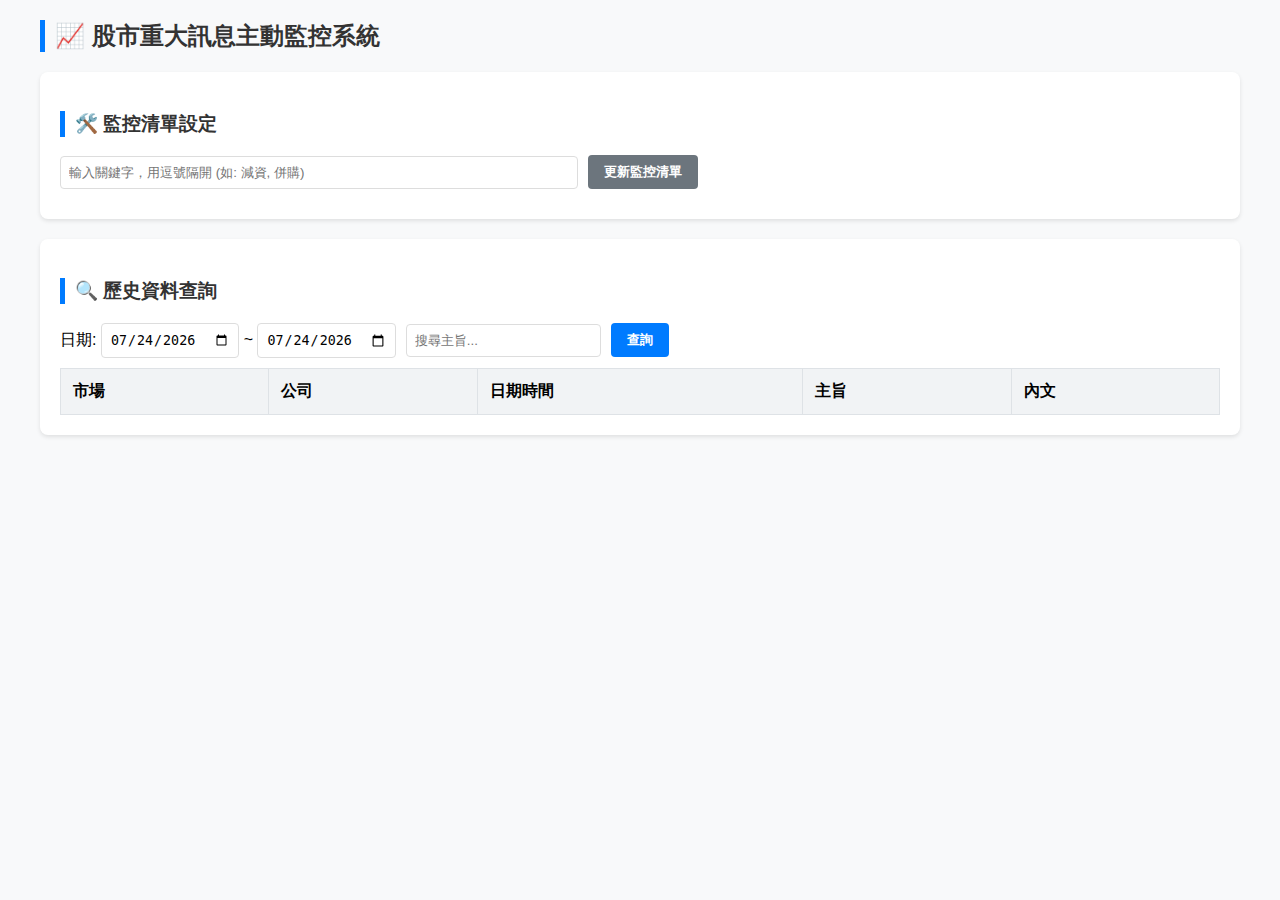
<file: frontend/index.html>
<!DOCTYPE html>
<html>
<head>
    <meta charset="utf-8">
    <title>重大訊息監控系統</title>
    <style>
        body { font-family: "Microsoft JhengHei", sans-serif; margin: 20px; background-color: #f8f9fa; }
        .container { max-width: 1200px; margin: auto; }
        .section { background: white; padding: 20px; border-radius: 8px; box-shadow: 0 2px 4px rgba(0,0,0,0.1); margin-bottom: 20px; }
        h2, h3 { color: #333; border-left: 5px solid #007bff; padding-left: 10px; }
        
        /* 通知列表樣式 */
        #notif-section { border: 2px solid #ff4d4d; background-color: #fff9f9; }
        #notification-list { list-style: none; padding: 0; max-height: 250px; overflow-y: auto; }
        .notification-item { 
            background: #fff; border-bottom: 1px solid #ffebeb; 
            padding: 10px; display: flex; justify-content: space-between; align-items: center;
        }
        .notif-tag { background: #ff4d4d; color: white; padding: 2px 8px; border-radius: 4px; font-size: 12px; margin-right: 10px; font-weight: bold; }

        /* 設定與查詢區 */
        .controls { display: flex; gap: 10px; align-items: center; flex-wrap: wrap; margin-bottom: 10px; }
        input[type="text"], input[type="date"] { padding: 8px; border: 1px solid #ddd; border-radius: 4px; }
        .btn { padding: 8px 16px; border: none; border-radius: 4px; cursor: pointer; color: white; font-weight: bold; }
        .btn-query { background-color: #007bff; }
        .btn-export { background-color: #28a745; }
        .btn-save { background-color: #6c757d; }

        /* 表格樣式 */
        table { width: 100%; border-collapse: collapse; margin-top: 10px; }
        th, td { border: 1px solid #dee2e6; padding: 12px; text-align: left; }
        th { background-color: #f1f3f5; }
        td.content-cell { cursor: pointer; color: #007bff; text-decoration: underline; max-width: 300px; overflow: hidden; text-overflow: ellipsis; white-space: nowrap; }
        td.content-cell.expanded { white-space: normal; color: black; text-decoration: none; }
    </style>
</head>
<body>

<div class="container">
    <h2>📈 股市重大訊息主動監控系統</h2>

    <div id="notif-section" class="section" style="display:none;">
        <h3>🔔 關鍵字命中通知 (最新 20 筆)</h3>
        <div id="notification-list">
            </div>
    </div>

    <div class="section">
        <h3>🛠️ 監控清單設定</h3>
        <div class="controls">
            <input type="text" id="server_keywords" placeholder="輸入關鍵字，用逗號隔開 (如: 減資, 併購)" style="width: 500px;">
            <button class="btn btn-save" onclick="saveServerKeywords()">更新監控清單</button>
            <span id="save-status"></span>
        </div>
    </div>

    <div class="section">
        <h3>🔍 歷史資料查詢</h3>
        <div class="controls">
            <label>日期: <input type="date" id="start_date"> ~ <input type="date" id="end_date"></label>
            <input type="text" id="keyword" placeholder="搜尋主旨...">
            <button class="btn btn-query" onclick="fetchData()">查詢</button>
            <button id="exportBtn" class="btn btn-export" style="display:none;" onclick="exportToCSV()">匯出 CSV</button>
        </div>

        <table id="results">
            <thead>
                <tr>
                    <th>市場</th>
                    <th>公司</th>
                    <th>日期時間</th>
                    <th>主旨</th>
                    <th>內文</th>
                </tr>
            </thead>
            <tbody></tbody>
        </table>
    </div>
</div>

<script>
    let currentData = [];

    window.onload = () => {
        // 設定預設日期
        const today = new Date().toISOString().split('T')[0];
        document.getElementById("start_date").value = today;
        document.getElementById("end_date").value = today;

        // 初始化：載入關鍵字與通知
        loadServerKeywords();
        loadNotifications();
    };

    // --- 關鍵字管理 ---
    async function loadServerKeywords() {
        try {
            const res = await fetch("http://localhost:8000/keywords");
            const data = await res.json();
            if (data.keywords) {
                document.getElementById("server_keywords").value = data.keywords.join(", ");
            }
        } catch (e) { console.error("無法載入關鍵字"); }
    }

    async function saveServerKeywords() {
        const kwInput = document.getElementById("server_keywords").value;
        const kwArray = kwInput.split(',').map(s => s.trim()).filter(s => s.length > 0);
        
        try {
            const res = await fetch("http://localhost:8000/keywords", {
                method: "POST",
                headers: { "Content-Type": "application/json" },
                body: JSON.stringify({ keywords: kwArray })
            });
            if (res.ok) {
                const status = document.getElementById("save-status");
                status.textContent = "✅ 更新成功";
                status.style.color = "green";
                setTimeout(() => status.textContent = "", 3000);
            }
        } catch (e) { alert("儲存失敗"); }
    }

    // --- 通知列表：向後端 API 請求命中紀錄 ---
    async function loadNotifications() {
        try {
            const res = await fetch("http://localhost:8000/notifications");
            const alerts = await res.json();
            const notifDiv = document.getElementById("notification-list");
            const notifSection = document.getElementById("notif-section");

            if (alerts && alerts.length > 0) {
                notifSection.style.display = "block"; // 有資料才顯示紅框區塊
                notifDiv.innerHTML = alerts.map(a => `
                    <div class="notification-item">
                        <div>
                            <span class="notif-tag">${a.matched_keyword}</span>
                            <strong>${a.company_name}</strong>: ${a.subject}
                        </div>
                        <small>${a.publish_date} ${a.publish_time}</small>
                    </div>
                `).join('');
            } else {
                notifSection.style.display = "none";
            }
        } catch (e) { 
            console.error("無法載入通知列表", e); 
        }
    }

    // --- 查詢功能 ---
    async function fetchData() {
        const start = document.getElementById("start_date").value;
        const end = document.getElementById("end_date").value;
        const keyword = document.getElementById("keyword").value;

        let url = `http://localhost:8000/filter?start_date=${start}&end_date=${end}&keyword=${encodeURIComponent(keyword)}`;
        
        const res = await fetch(url);
        currentData = await res.json();
        const tbody = document.querySelector("#results tbody");
        tbody.innerHTML = "";

        currentData.forEach(r => {
            const tr = document.createElement("tr");
            const contentCell = document.createElement("td");
            contentCell.className = "content-cell";
            contentCell.textContent = "展開內文";
            contentCell.onclick = () => {
                if (contentCell.classList.contains("expanded")) {
                    contentCell.classList.remove("expanded");
                    contentCell.textContent = "展開內文";
                } else {
                    contentCell.classList.add("expanded");
                    contentCell.textContent = r.content || "無內容";
                }
            };

            tr.innerHTML = `
                <td>${r.market}</td>
                <td>${r.company_code}<br>${r.company_name}</td>
                <td>${r.publish_date}<br>${r.publish_time}</td>
                <td>${r.subject}</td>
            `;
            tr.appendChild(contentCell);
            tbody.appendChild(tr);
        });
        document.getElementById("exportBtn").style.display = currentData.length > 0 ? "inline-block" : "none";
    }

    function exportToCSV() {
        const headers = ["市場", "公司代號", "公司名稱", "發言日期", "發言時間", "主旨", "內文"];
        const rows = currentData.map(r => [
            r.market, r.company_code, r.company_name, r.publish_date, r.publish_time,
            `"${(r.subject || "").replace(/"/g, '""')}"`,
            `"${(r.content || "").replace(/"/g, '""')}"`
        ].join(","));
        const csvContent = "\uFEFF" + [headers.join(","), ...rows].join("\n");
        const blob = new Blob([csvContent], { type: 'text/csv;charset=utf-8;' });
        const url = URL.createObjectURL(blob);
        const link = document.createElement("a");
        link.href = url;
        link.download = `mops_export.csv`;
        link.click();
    }
</script>
</body>
</html>
</file>
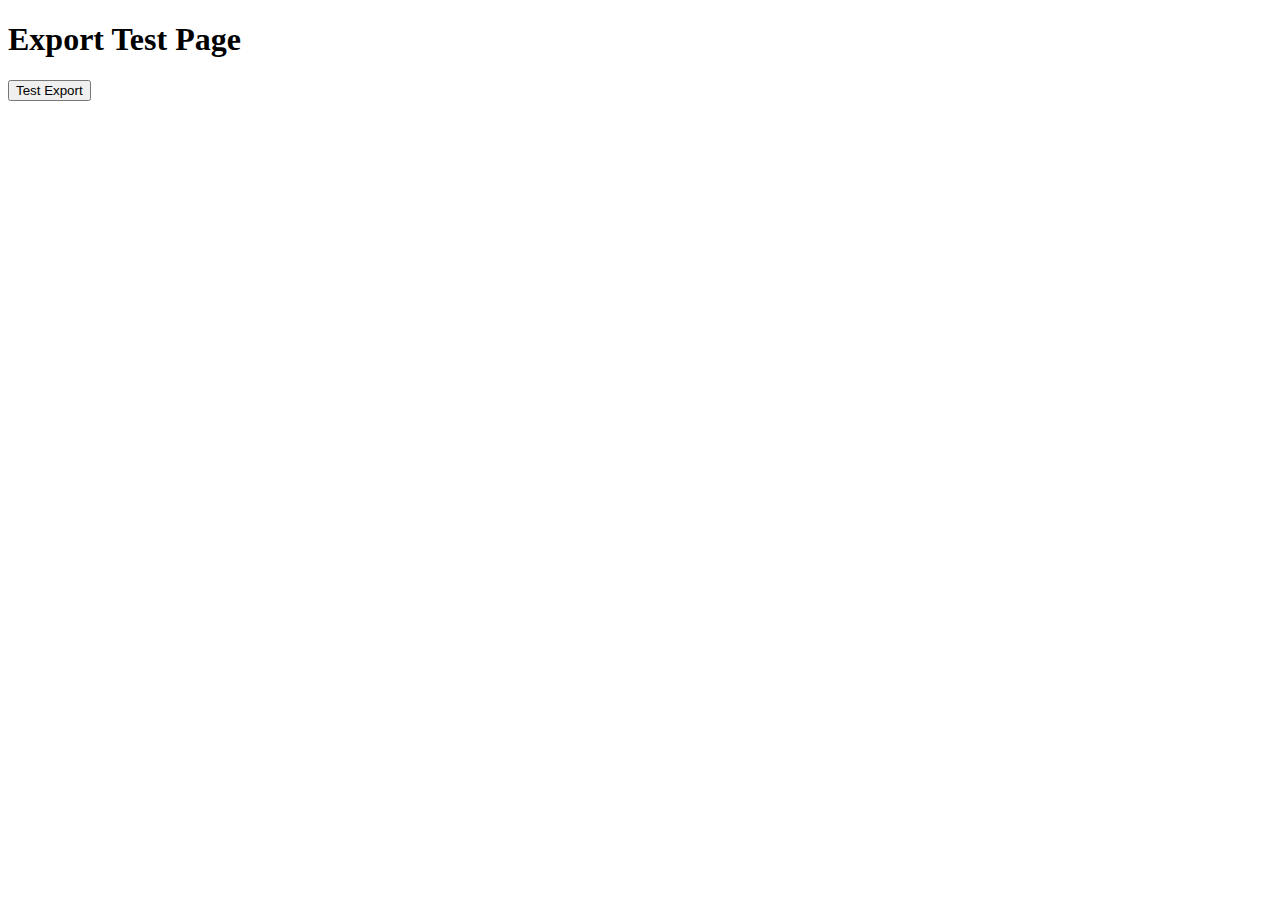
<file: test_export.html>
<!DOCTYPE html>
<html>

<head>
    <meta charset="UTF-8">
    <title>Export Test Page</title>
</head>

<body>
    <h1>Export Test Page</h1>
    <button onclick="testExport()">Test Export</button>
    <div id="status"></div>

    <script>
        async function testExport() {
            const status = document.getElementById('status');
            status.innerHTML = 'Testing export...<br>';

            // Get token
            const loginRes = await fetch('http://localhost:8080/api/token', {
                method: 'POST',
                headers: { 'Content-Type': 'application/x-www-form-urlencoded' },
                body: 'username=Admin&password=password'
            });

            const tokenData = await loginRes.json();
            const token = tokenData.access_token;
            status.innerHTML += `Token: ${token.substring(0, 20)}...<br>`;

            // Test export
            status.innerHTML += 'Calling export API...<br>';
            const res = await fetch('http://localhost:8080/api/export', {
                method: 'GET',
                headers: { 'Authorization': `Bearer ${token}` }
            });

            status.innerHTML += `Response status: ${res.status}<br>`;
            status.innerHTML += `Response headers:<br>`;
            for (let [key, value] of res.headers.entries()) {
                status.innerHTML += `  ${key}: ${value}<br>`;
            }

            if (!res.ok) {
                const errorText = await res.text();
                status.innerHTML += `<span style="color: red">Error: ${errorText}</span><br>`;
                return;
            }

            const blob = await res.blob();
            status.innerHTML += `Blob size: ${blob.size} bytes<br>`;
            status.innerHTML += `Blob type: ${blob.type}<br>`;

            if (blob.size === 0) {
                status.innerHTML += `<span style="color: red">Error: Blob is empty!</span><br>`;
                return;
            }

            // Try to download
            const contentDisposition = res.headers.get('Content-Disposition');
            let filename = `test_${new Date().getTime()}.dtt`;
            if (contentDisposition) {
                const match = contentDisposition.match(/filename=(.+)/);
                if (match) filename = match[1];
            }

            const link = document.createElement('a');
            link.href = URL.createObjectURL(blob);
            link.download = filename;
            document.body.appendChild(link);
            link.click();
            document.body.removeChild(link);

            status.innerHTML += `<span style="color: green">✅ Export successful! File: ${filename}</span><br>`;
        }
    </script>
</body>

</html>
</file>
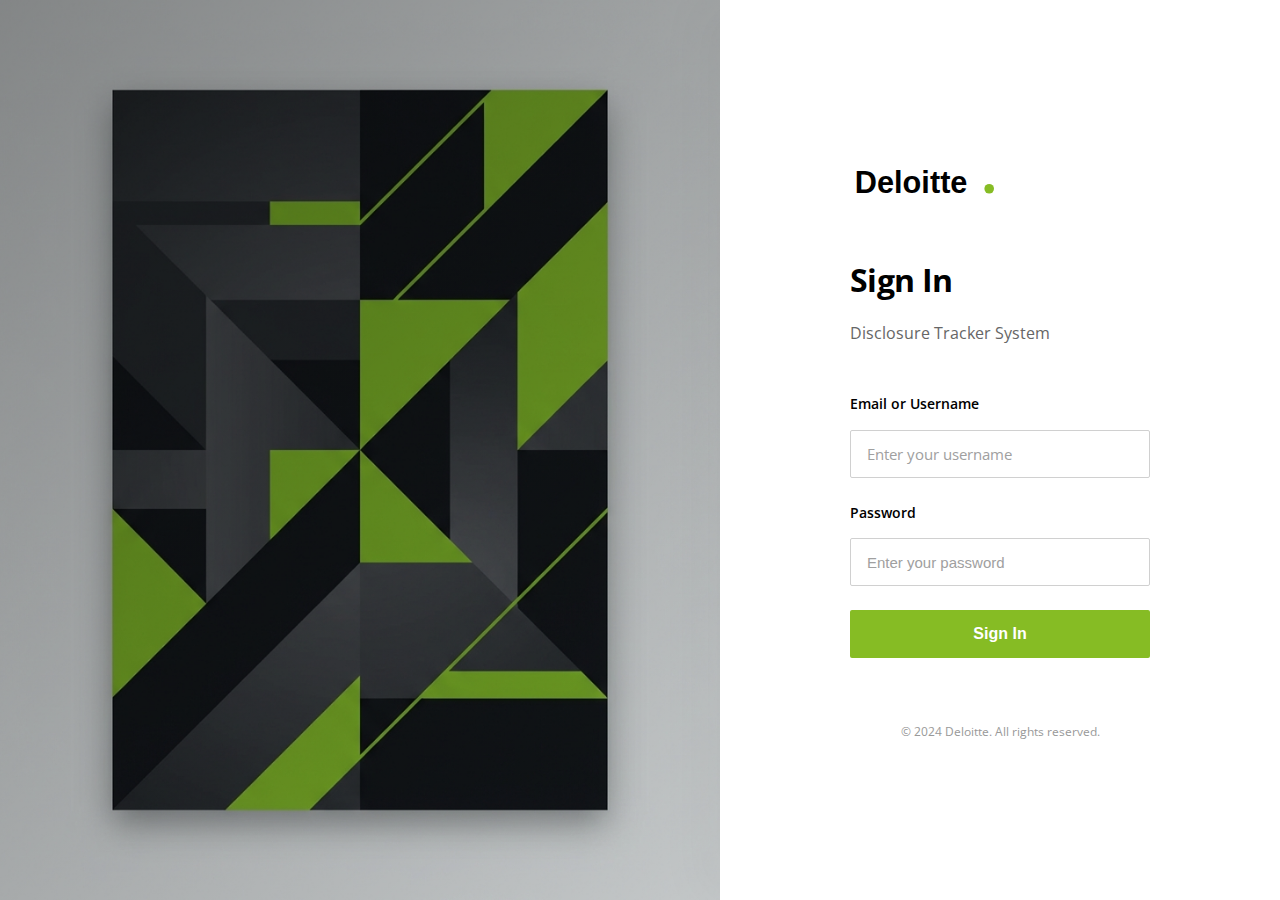
<file: frontend/login.html>
<!DOCTYPE html>
<html lang="zh-TW">

<head>
    <meta charset="utf-8">
    <meta name="viewport" content="width=device-width, initial-scale=1.0">
    <title>Disclosure-Tracker | Login</title>
    <link rel="stylesheet" href="style.css">
    <link rel="stylesheet" href="https://cdnjs.cloudflare.com/ajax/libs/font-awesome/6.4.0/css/all.min.css">
    <style>
        :root {
            /* Inherit from style.css but define local overrides if needed */
            --login-bg: #ffffff;
            --login-input-bg: #f7f7f7;
        }

        body {
            margin: 0;
            padding: 0;
            font-family: 'Open Sans', 'Helvetica Neue', Arial, sans-serif;
            height: 100vh;
            width: 100vw;
            overflow: hidden;
            display: flex;
            background-color: var(--login-bg);
        }

        /* Split Screen Layout */
        .split-container {
            display: flex;
            width: 100%;
            height: 100%;
        }

        /* Left Panel - Hero Image */
        .left-panel {
            flex: 1;
            background-image: url('assets/login-hero.png');
            background-size: cover;
            background-position: center;
            position: relative;
            display: none;
            /* Hidden on mobile by default */
        }

        .left-panel::after {
            content: '';
            position: absolute;
            top: 0;
            left: 0;
            right: 0;
            bottom: 0;
            background: linear-gradient(135deg, rgba(0, 0, 0, 0.4) 0%, rgba(0, 0, 0, 0.1) 100%);
            /* Professional gradient overlay */
        }

        /* Right Panel - Login Form */
        .right-panel {
            flex: 1;
            display: flex;
            align-items: center;
            justify-content: center;
            background: var(--login-bg);
            padding: 40px;
            position: relative;
        }

        .login-wrapper {
            width: 100%;
            max-width: 380px;
            /* Slightly narrower for modern look */
        }

        .login-logo {
            margin-bottom: 40px;
        }

        /* Logo sizing */
        .login-logo img {
            height: 36px;
            /* Standard header height usually */
            width: auto;
        }

        .login-title {
            color: var(--primary);
            margin-bottom: 12px;
            font-weight: 700;
            font-size: 32px;
            /* Larger, bolder */
            font-family: 'Open Sans', sans-serif;
            letter-spacing: -0.02em;
        }

        .login-subtitle {
            color: var(--text-muted);
            margin-bottom: 48px;
            font-size: 16px;
            line-height: 1.5;
        }

        .form-group {
            margin-bottom: 24px;
            text-align: left;
        }

        .form-group label {
            display: block;
            color: var(--primary);
            /* Darker labels */
            margin-bottom: 8px;
            font-size: 14px;
            font-weight: 600;
        }

        .form-group input {
            width: 100%;
            padding: 12px 16px;
            background: var(--bg-body);
            /* From style.css or fallback */
            border: 1px solid #d0d0d0;
            /* Subtle border */
            border-radius: 2px;
            /* Sharp corners per brand */
            color: var(--primary);
            outline: none;
            transition: all 0.2s ease;
            font-size: 15px;
            box-sizing: border-box;
            height: 48px;
            /* Taller touch targets */
        }

        .form-group input:focus {
            border-color: var(--accent);
            background: #fff;
            box-shadow: 0 0 0 1px var(--accent);
        }

        .form-group input::placeholder {
            color: #a0a0a0;
        }

        .btn-login {
            width: 100%;
            height: 48px;
            padding: 0 24px;
            background: var(--accent);
            color: white;
            border: none;
            border-radius: 2px;
            /* Sharp corners */
            font-weight: 600;
            font-size: 16px;
            cursor: pointer;
            transition: background-color 0.2s;
            margin-top: 16px;
            display: flex;
            align-items: center;
            justify-content: center;
            gap: 8px;
        }

        .btn-login:hover {
            background-color: var(--accent-hover);
        }

        .btn-login:disabled {
            background-color: #e0e0e0;
            color: #999;
            cursor: not-allowed;
        }

        .error-msg {
            color: var(--danger);
            font-size: 14px;
            margin-top: 24px;
            display: none;
            background: #fff1f0;
            padding: 12px;
            border-radius: 2px;
            text-align: center;
            border: 1px solid #ffccc7;
        }

        .login-footer {
            margin-top: 64px;
            font-size: 12px;
            color: #999;
            text-align: center;
        }

        /* Desktop Styles */
        @media (min-width: 1024px) {
            .left-panel {
                display: block;
                flex: 1.5;
                /* More image focus */
            }

            .right-panel {
                flex: 1;
                max-width: 600px;
                /* Cap width on ultra-wide */
                box-shadow: -20px 0 50px rgba(0, 0, 0, 0.03);
                /* softer shadow */
            }

            .login-wrapper {
                padding: 0 40px;
            }
        }
    </style>
</head>

<body>

    <div class="split-container">
        <!-- Left Side: Hero Image -->
        <div class="left-panel"></div>

        <!-- Right Side: Login Form -->
        <div class="right-panel">
            <div class="login-wrapper">
                <div class="login-logo">
                    <img src="assets/logo.svg" alt="Deloitte" style="height: 48px;">
                </div>
                <h2 class="login-title">Sign In</h2>
                <p class="login-subtitle">Disclosure Tracker System</p>

                <form id="loginForm" onsubmit="handleLogin(event)">
                    <div class="form-group">
                        <label for="username">Email or Username</label>
                        <input type="text" id="username" required placeholder="Enter your username">
                    </div>
                    <div class="form-group">
                        <label for="password">Password</label>
                        <input type="password" id="password" required placeholder="Enter your password">
                    </div>
                    <button type="submit" class="btn-login">Sign In</button>
                    <div id="error-msg" class="error-msg"><i class="fa-solid fa-circle-exclamation"></i> Invalid
                        credentials. Please try again.</div>
                </form>

                <div class="login-footer">
                    &copy; 2024 Deloitte. All rights reserved.
                </div>
            </div>
        </div>
    </div>

    <script>
        const API_BASE = '/api';

        async function handleLogin(e) {
            e.preventDefault();
            const btn = document.querySelector('.btn-login');
            const errorMsg = document.getElementById('error-msg');
            const userIn = document.getElementById('username').value;
            const passIn = document.getElementById('password').value;

            btn.disabled = true;
            btn.innerHTML = '<i class="fa-solid fa-spinner fa-spin"></i> 登入中...';
            errorMsg.style.display = 'none';

            const formData = new FormData();
            formData.append('username', userIn);
            formData.append('password', passIn);

            try {
                const res = await fetch(`${API_BASE}/token`, {
                    method: 'POST',
                    body: formData
                });

                if (!res.ok) throw new Error('Auth failed');

                const data = await res.json();
                localStorage.setItem('access_token', data.access_token);
                // Decode token to get role
                const payload = JSON.parse(atob(data.access_token.split('.')[1]));
                localStorage.setItem('user_role', payload.role);
                localStorage.setItem('username', payload.sub);

                window.location.href = 'index.html';

            } catch (err) {
                console.error(err);
                errorMsg.style.display = 'block';
                btn.disabled = false;
                btn.innerText = '登入';
            }
        }
    </script>
</body>

</html>
</file>
<file: frontend/style.css>
@import url('https://fonts.googleapis.com/css2?family=Open+Sans:wght@300;400;600;700&family=JetBrains+Mono:wght@400;500&display=swap');

:root {
    /* Brand Colors - Deloitte Theme */
    --primary: #000000;
    /* Black */
    --primary-light: #444444;
    /* Dark Gray */
    --accent: #86BC24;
    /* Deloitte Green */
    --accent-hover: #6e9a1e;
    /* Darker Green */

    /* Functional Colors */
    --success: #86BC24;
    /* Green */
    --warning: #faad14;
    --danger: #cc0000;
    /* Strong Red */
    --info: #0076a8;
    /* Professional Blue */

    /* Backgrounds */
    --bg-body: #ffffff;
    /* Clean White Background usually preferred, or very light gray */
    --bg-card: #ffffff;
    --bg-header: #ffffff;

    /* Text */
    --text-main: #000000;
    --text-muted: #666666;
    --text-inverted: #ffffff;

    /* Borders & Shadows */
    --border: #dddddd;
    --radius-sm: 2px;
    /* Sharper corners for professional look */
    --radius-md: 4px;
    --radius-lg: 8px;
    --shadow-sm: 0 1px 3px rgba(0, 0, 0, 0.1);
    --shadow-md: 0 4px 6px -1px rgba(0, 0, 0, 0.1);
    --shadow-lg: 0 10px 15px -3px rgba(0, 0, 0, 0.1);

    /* Spacing */
    --space-xs: 4px;
    --space-sm: 8px;
    --space-md: 16px;
    --space-lg: 30px;
    /* More whitespace */
    --space-xl: 48px;
}

/* Reset & Base */
* {
    box-sizing: border-box;
}

body {
    font-family: 'Open Sans', Helvetica, Arial, sans-serif;
    background-color: #f7f7f7;
    /* Very light gray for contrast with white cards */
    color: var(--text-main);
    margin: 0;
    padding: 0;
    line-height: 1.6;
    -webkit-font-smoothing: antialiased;
    font-weight: 400;
    /* Ensure base weight is readable */
}

/* Typography */
h1,
h2,
h3,
h4,
h5,
h6 {
    margin: 0;
    font-weight: 700;
    /* Bolder headers */
    color: var(--primary);
}

.font-mono {
    font-family: 'JetBrains Mono', monospace;
}

.highlight {
    background: #fef08a;
    color: #111111;
    padding: 0 2px;
    border-radius: 2px;
}

/* Layout Structure */
.dashboard-container {
    max-width: 1400px;
    margin: 0 auto;
    padding: var(--space-lg);
    display: grid;
    grid-template-columns: 1fr;
    gap: var(--space-lg);
}

/* Header */
.app-header {
    display: flex;
    justify-content: space-between;
    align-items: center;
    margin-bottom: var(--space-md);
    padding-bottom: var(--space-md);
    border-bottom: 1px solid var(--border);
}

.brand {
    display: flex;
    align-items: center;
    gap: var(--space-sm);
}

.brand-icon {
    font-size: 1.5rem;
}

.brand-title {
    font-size: 1.5rem;
    letter-spacing: -0.025em;
}

.header-meta {
    font-size: 0.875rem;
    color: var(--text-muted);
}

/* Cards */
.card {
    background: var(--bg-card);
    border-radius: var(--radius-md);
    box-shadow: var(--shadow-sm);
    border: 1px solid var(--border);
    overflow: hidden;
    transition: box-shadow 0.2s, transform 0.2s;
    height: 100%;
}

.card:hover {
    box-shadow: var(--shadow-md);
}

.card-header {
    padding: var(--space-md) var(--space-lg);
    border-bottom: 1px solid var(--border);
    background: #f8fafc;
    display: flex;
    justify-content: space-between;
    align-items: center;
    font-size: 0.95rem;
    font-weight: 600;
    color: var(--primary-light);
}

.card-body {
    padding: var(--space-lg);
}

/* Collapsible functionality */
.collapsible-header {
    cursor: pointer;
    user-select: none;
}

.collapsible-header:hover {
    background-color: #f1f5f9;
}

.collapsible-icon {
    transition: transform 0.3s ease;
}

.collapsed .collapsible-icon {
    transform: rotate(-90deg);
}

.collapsible-content {
    max-height: 1000px;
    opacity: 1;
    transition: max-height 0.3s ease, opacity 0.3s ease;
    overflow: hidden;
}

.collapsed+.collapsible-content {
    max-height: 0;
    opacity: 0;
    padding-top: 0;
    padding-bottom: 0;
    border-top: none;
}

/* Notifications Panel */
.notification-list {
    list-style: none;
    padding: 0;
    margin: 0;
    max-height: 400px;
    overflow-y: auto;
}

.notification-item {
    padding: var(--space-md);
    border-bottom: 1px solid var(--border);
    display: flex;
    justify-content: space-between;
    align-items: flex-start;
    gap: var(--space-md);
    cursor: pointer;
    transition: background-color 0.2s;
}

.notification-item:last-child {
    border-bottom: none;
}

.notification-item:hover {
    background-color: #f8fafc;
}

.notif-badge {
    display: inline-block;
    padding: 2px 8px;
    border-radius: 9999px;
    font-size: 0.75rem;
    font-weight: 600;
    background: var(--danger);
    color: white;
    margin-bottom: 4px;
}

.notif-content-preview {
    font-size: 0.875rem;
    color: var(--text-muted);
    margin-top: 4px;
}

.notif-detail-panel {
    background: #f8fafc;
    padding: var(--space-md);
    font-size: 0.875rem;
    color: var(--text-main);
    border-top: 1px dashed var(--border);
    display: none;
    line-height: 1.6;
}

/* Keyword Tags */
.kw-wrapper {
    display: flex;
    flex-wrap: wrap;
    gap: var(--space-sm);
    margin-top: var(--space-md);
}

.kw-tag {
    background: #e0f2fe;
    color: #0369a1;
    padding: 4px 12px;
    border-radius: 9999px;
    font-size: 0.875rem;
    font-weight: 500;
    display: flex;
    align-items: center;
    gap: 6px;
    border: 1px solid #bae6fd;
}

.kw-remove {
    cursor: pointer;
    opacity: 0.6;
    font-weight: bold;
}

.kw-remove:hover {
    opacity: 1;
}

/* Forms & Inputs */
.form-grid {
    display: grid;
    grid-template-columns: repeat(auto-fit, minmax(280px, 1fr));
    gap: var(--space-md);
    align-items: end;
}

.form-group {
    display: flex;
    flex-direction: column;
    gap: 6px;
}

label {
    font-size: 0.875rem;
    font-weight: 500;
    color: var(--text-muted);
}

input[type="text"],
input[type="date"] {
    padding: 10px var(--space-md);
    border: 1px solid var(--border);
    border-radius: var(--radius-sm);
    font-size: 0.95rem;
    font-family: inherit;
    width: 100%;
    transition: border-color 0.2s, box-shadow 0.2s;
}

input[type="text"]:focus,
input[type="date"]:focus {
    outline: none;
    border-color: var(--accent);
    box-shadow: 0 0 0 3px rgba(37, 99, 235, 0.1);
}

.date-range-inputs input[type="date"] {
    width: 0;
    /* Let flex handle width */
    flex: 1;
    min-width: 0;
    /* Allow shrinking if needed, though usually we want min-width */
}

/* Buttons */
.btn {
    display: inline-flex;
    align-items: center;
    justify-content: center;
    padding: 10px 20px;
    font-size: 0.9rem;
    font-weight: 600;
    border-radius: var(--radius-sm);
    border: none;
    cursor: pointer;
    transition: all 0.2s;
    gap: 8px;
}

.btn-primary {
    background-color: var(--primary);
    color: white;
}

.btn-primary:hover {
    background-color: var(--primary-light);
}

.btn-accent {
    background-color: var(--accent);
    color: white;
}

.btn-accent:hover {
    background-color: var(--accent-hover);
}

.btn-outline {
    background: transparent;
    border: 1px solid var(--border);
    color: var(--text-muted);
}

.btn-outline:hover {
    border-color: var(--text-muted);
    color: var(--text-main);
    background: #f8fafc;
}

.btn-danger {
    background: transparent;
    border: 1px solid #fee2e2;
    color: var(--danger);
}

.btn-danger:hover {
    background: #fef2f2;
    border-color: var(--danger);
}

.btn-sm {
    padding: 6px 12px;
    font-size: 0.8rem;
}

/* Data Table */
.table-container {
    overflow-x: auto;
    border-radius: var(--radius-md) var(--radius-md) 0 0;
}

table {
    width: 100%;
    border-collapse: separate;
    border-spacing: 0;
    font-size: 0.9rem;
}

thead th {
    background: #f8fafc;
    color: var(--text-muted);
    font-weight: 600;
    text-transform: uppercase;
    letter-spacing: 0.05em;
    font-size: 0.75rem;
    padding: var(--space-md);
    border-bottom: 1px solid var(--border);
    text-align: left;
    white-space: nowrap;
}

tbody td {
    padding: var(--space-md);
    border-bottom: 1px solid var(--border);
    color: var(--text-main);
    vertical-align: top;
}

tr:last-child td {
    border-bottom: none;
}

tr:hover td {
    background-color: #f8fafc;
}

.cell-market {
    font-weight: 600;
    color: var(--text-muted);
    font-size: 0.8rem;
}

.cell-company {
    display: flex;
    flex-direction: column;
}

.code {
    font-size: 0.8rem;
    color: var(--text-muted);
    font-family: 'JetBrains Mono', monospace;
}

.name {
    font-weight: 600;
    color: var(--primary);
}

.cell-date {
    color: var(--text-muted);
    font-size: 0.85rem;
}

.cell-subject {
    font-weight: 500;
}

.cell-action {
    color: var(--accent);
    cursor: pointer;
    font-weight: 500;
    white-space: nowrap;
}

.cell-action:hover {
    text-decoration: underline;
}

/* Utilities */
.hidden {
    display: none !important;
}

.flex-between {
    display: flex;
    justify-content: space-between;
    align-items: center;
}

.text-sm {
    font-size: 0.875rem;
}

.text-muted {
    color: var(--text-muted);
}

.mt-4 {
    margin-top: var(--space-md);
}

.mb-4 {
    margin-bottom: var(--space-md);
}

/* Scrollbar */
::-webkit-scrollbar {
    width: 6px;
    height: 6px;
}

::-webkit-scrollbar-track {
    background: transparent;
}

::-webkit-scrollbar-thumb {
    background: #cbd5e1;
    border-radius: 3px;
}

::-webkit-scrollbar-thumb:hover {
    background: #94a3b8;
}

/* =========================================

.dashboard-grid {
    display: grid;
    grid-template-columns: 300px 1fr;
    gap: var(--space-lg);
    align-items: start;
}

.dashboard-sidebar {
    display: flex;
    flex-direction: column;
    gap: var(--space-lg);
}

.dashboard-main {
    display: flex;
    flex-direction: column;
    gap: var(--space-lg);
}

/* 
   Media Query: Mobile Devices (<= 768px)
*/
@media (max-width: 768px) {

    /* Dashboard Mobile Adjustments */
    .dashboard-container {
        padding: var(--space-md);
    }

    .dashboard-grid {
        grid-template-columns: 1fr;
        /* Stack columns on mobile */
        gap: var(--space-md);
    }

    .app-header {
        flex-direction: column;
        align-items: flex-start;
        gap: var(--space-sm);
    }

    .header-meta {
        width: 100%;
        display: flex;
        justify-content: space-between;
        font-size: 0.8rem;
    }

    .card-header {
        padding: var(--space-md);
    }

    .form-grid {
        grid-template-columns: 1fr;
    }

    /* Table Responsive Scroll */
    .table-container {
        overflow-x: scroll;
    }
}

/* Admin Section Improvements */
.admin-controls {
    background-color: #f8fafc;
    padding: var(--space-md);
    border: 1px solid var(--border);
    border-radius: var(--radius-md);
    display: grid;
    grid-template-columns: 1fr 1fr 1fr auto;
    gap: var(--space-md);
    align-items: flex-end;
    margin-bottom: var(--space-md);
}

@media (max-width: 768px) {
    .admin-controls {
        grid-template-columns: 1fr;
    }
}

.user-list-controls {
    display: flex;
    justify-content: flex-end;
    margin-bottom: var(--space-sm);
}

/* =========================================
   Stats & Charts Styles (New)
   ========================================= */
/* =========================================
   Stats & Charts Styles (New)
   ========================================= */

/* Stats Overview (Top of Main) */
.stats-overview-top {
    display: grid;
    grid-template-columns: repeat(3, 1fr);
    gap: var(--space-lg);
    margin-bottom: var(--space-lg);
}

.stat-card {
    border-radius: var(--radius-md);
    padding: var(--space-md);
    box-shadow: var(--shadow-md);
    display: flex;
    flex-direction: column;
    align-items: flex-start;
    justify-content: space-between;
    height: 80px;
    position: relative;
    overflow: hidden;
    transition: transform 0.2s;
}

.stat-card:hover {
    transform: translateY(-2px);
    box-shadow: var(--shadow-lg);
}

.stat-icon {
    font-size: 1.2rem;
    opacity: 0.2;
    position: absolute;
    top: 10px;
    right: 10px;
}

.stat-value {
    font-size: 1.8rem;
    font-weight: 700;
    line-height: 1;
    z-index: 1;
    font-family: 'JetBrains Mono', monospace;
}

.stat-label {
    font-size: 0.75rem;
    font-weight: 600;
    opacity: 0.9;
    z-index: 1;
}

/* Clickable Stat Cards */
.stat-card-clickable {
    cursor: pointer;
    transition: transform 0.2s, box-shadow 0.2s;
}

.stat-card-clickable:hover {
    transform: translateY(-4px);
    box-shadow: 0 8px 20px rgba(0, 0, 0, 0.2);
}

.stat-card-clickable:active {
    transform: translateY(-2px);
}


/* Charts Container */
.charts-container {
    display: flex;
    flex-direction: column;
    gap: var(--space-lg);
    margin-bottom: var(--space-lg);
}

.charts-row {
    display: flex;
    gap: var(--space-lg);
    width: 100%;
}

.chart-card-full {
    width: 100%;
}

.chart-card-half {
    flex: 1;
    min-width: 0;
    /* Prevents flex overflow */
}

.charts-container canvas {
    min-height: 200px;
    max-height: 250px;
    width: 100% !important;
}


/* Responsive Adjustments for Charts */
@media (max-width: 1024px) {
    .charts-row {
        flex-direction: column;
    }
}

/* 
   Mobile Layout Refinements 
*/
@media (max-width: 768px) {

    /* Stats Cards Mobile Adjustment */
    .stats-overview-top {
        grid-template-columns: 1fr;
        /* Stack vertically on mobile */
        gap: var(--space-md);
        margin-bottom: var(--space-md);
    }

    /* No special last-child rule needed for 1-column stack */

    .stat-card {
        height: 100px;
        /* Slightly more compact on mobile */
        padding: var(--space-md);
    }

    .stat-value {
        font-size: 2rem;
        /* Smaller font for mobile */
    }

    .stat-icon {
        font-size: 1.5rem;
        top: 10px;
        right: 10px;
    }

    /* Charts on mobile */
    .charts-container canvas {
        min-height: 180px;
        /* Reduce minimum height to fit screens better */
    }

    /* Adjust main padding */
    .dashboard-container {
        padding: var(--space-md) !important;
    }

    .dashboard-grid {
        gap: var(--space-md);
    }
}

/* =========================================
   Modal Styles
   ========================================= */
.modal-overlay {
    position: fixed;
    top: 0;
    left: 0;
    width: 100%;
    height: 100%;
    background-color: rgba(0, 0, 0, 0.5);
    z-index: 1000;
    display: none;
    align-items: center;
    justify-content: center;
    opacity: 0;
    transition: opacity 0.3s ease;
}

.modal-overlay.open {
    display: flex;
    opacity: 1;
}

.modal-content {
    background: white;
    border-radius: var(--radius-lg);
    box-shadow: var(--shadow-lg);
    width: 90%;
    max-width: 500px;
    max-height: 80vh;
    display: flex;
    flex-direction: column;
    animation: slideUp 0.3s ease;
}

@keyframes slideUp {
    from {
        transform: translateY(20px);
        opacity: 0;
    }

    to {
        transform: translateY(0);
        opacity: 1;
    }
}

.modal-header {
    padding: var(--space-md) var(--space-lg);
    border-bottom: 1px solid var(--border);
    display: flex;
    justify-content: space-between;
    align-items: center;
    font-weight: 700;
    font-size: 1.1rem;
    color: var(--primary);
}

.modal-body {
    padding: var(--space-lg);
    overflow-y: auto;
    flex: 1;
}

.modal-footer {
    padding: var(--space-md) var(--space-lg);
    border-top: 1px solid var(--border);
    display: flex;
    justify-content: flex-end;
    gap: var(--space-md);
    background: #f8fafc;
    border-radius: 0 0 var(--radius-lg) var(--radius-lg);
}

.kw-checkbox-list {
    display: grid;
    grid-template-columns: repeat(auto-fill, minmax(140px, 1fr));
    gap: var(--space-md);
}

.kw-checkbox-item {
    display: flex;
    align-items: center;
    gap: 8px;
    padding: 8px;
    border: 1px solid var(--border);
    border-radius: var(--radius-sm);
    cursor: pointer;
    transition: all 0.2s;
}

.kw-checkbox-item:hover {
    background-color: #f0f9ff;
    border-color: #bae6fd;
}

.kw-checkbox-item input[type="checkbox"] {
    width: 16px;
    height: 16px;
    cursor: pointer;
}
</file>
